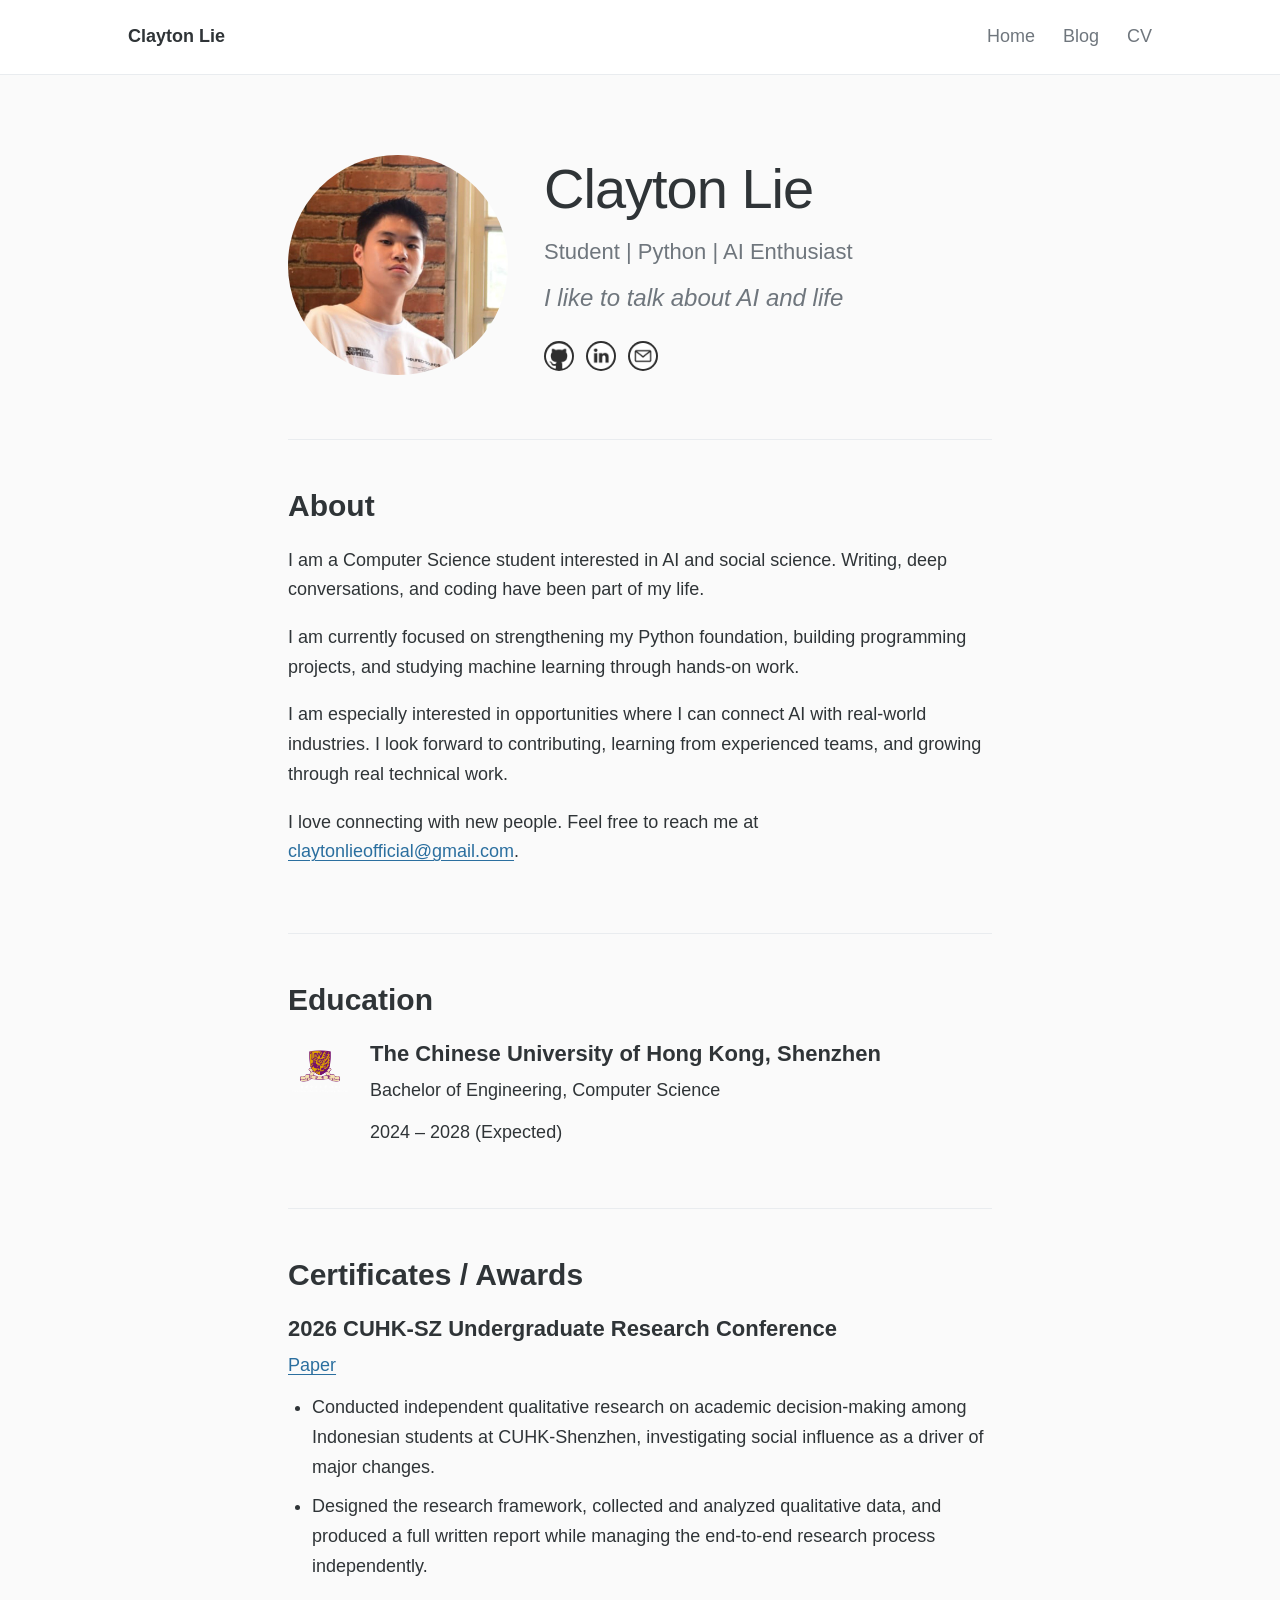
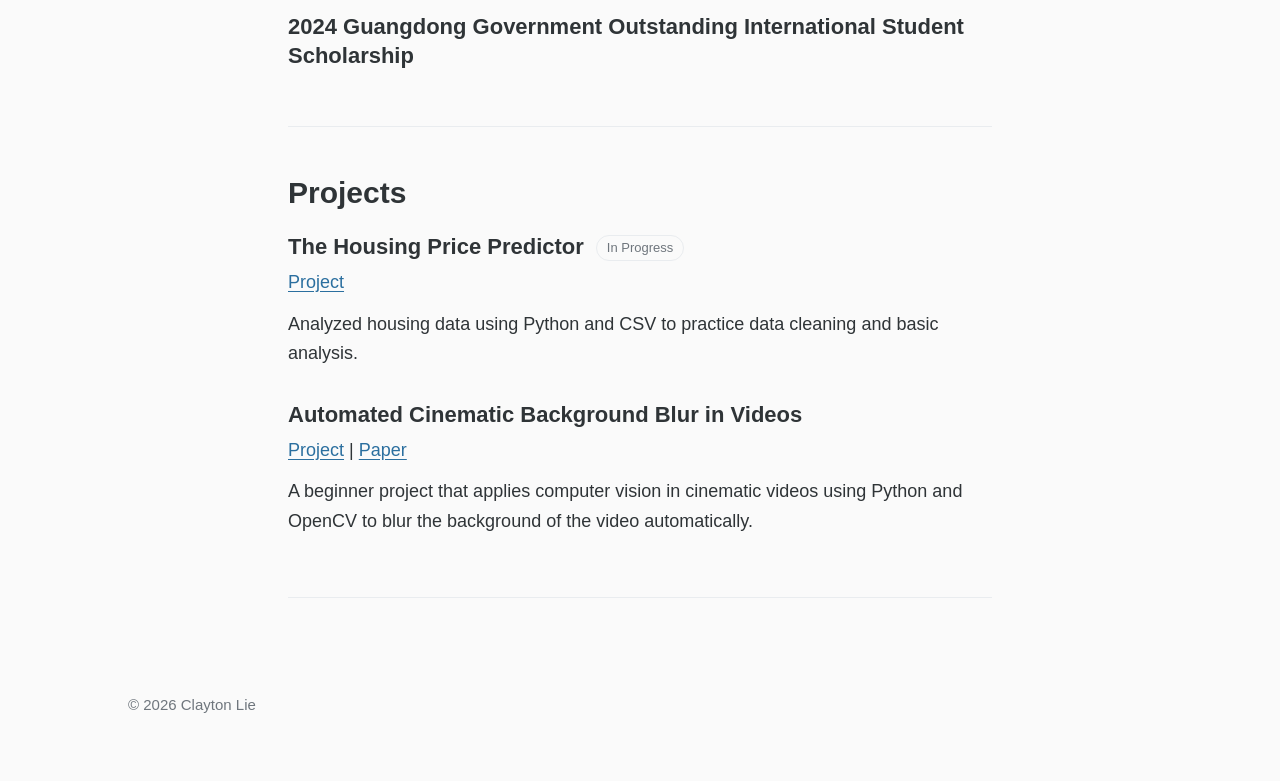
<file: index.html>
<!doctype html>
<html lang="en">
  <head>
    <meta charset="UTF-8" />
    <meta name="viewport" content="width=device-width, initial-scale=1.0" />
    <title>Clayton Lie</title>
    <meta
      name="description"
      content="Clayton Lie — Computer Science student interested in Python, AI, and social science."
    />
    <link rel="stylesheet" href="style.css" />
  </head>
  <body>
    <header class="site-header">
      <nav class="nav">
        <a class="nav-logo" href="index.html">Clayton Lie</a>
        <div class="nav-links">
          <a href="index.html">Home</a>
          <a href="blog.html">Blog</a>
          <a
            href="assets/Clayton_Lie_CV.pdf"
            target="_blank"
            rel="noopener noreferrer"
            >CV</a
          >
        </div>
      </nav>
    </header>

    <main class="container">
      <section class="hero">
        <div class="profile-photo">
          <img src="assets/profile.jpg" alt="Profile photo of Clayton Lie" />
        </div>

        <div class="hero-content">
          <h1>Clayton Lie</h1>
          <p class="title">Student | Python | AI Enthusiast</p>
          <p class="intro">I like to talk about AI and life</p>

          <div class="social-links icon-links">
            <a
              href="https://github.com/nichlay"
              target="_blank"
              rel="noopener noreferrer"
              aria-label="GitHub"
            >
              <img src="assets/icons/github-icon.png" alt="GitHub" />
            </a>

            <a
              href="https://linkedin.com/in/clayton-lie"
              target="_blank"
              rel="noopener noreferrer"
              aria-label="LinkedIn"
            >
              <img src="assets/icons/linkedin-icon.png" alt="LinkedIn" />
            </a>

            <a href="mailto:claytonlieofficial@gmail.com" aria-label="Email">
              <img src="assets/icons/email-icon.png" alt="Email" />
            </a>
          </div>
        </div>
      </section>

      <section class="section">
        <h2>About</h2>
        <p>
          I am a Computer Science student interested in AI and social science.
          Writing, deep conversations, and coding have been part of my life.
        </p>
        <p>
          I am currently focused on strengthening my Python foundation, building
          programming projects, and studying machine learning through hands-on
          work.
        </p>
        <p>
          I am especially interested in opportunities where I can connect AI
          with real-world industries. I look forward to contributing, learning
          from experienced teams, and growing through real technical work.
        </p>
        <p>
          I love connecting with new people. Feel free to reach me at
          <a href="mailto:claytonlieofficial@gmail.com"
            >claytonlieofficial@gmail.com</a
          >.
        </p>
      </section>

      <section class="section">
        <h2>Education</h2>

        <div class="item education-item">
          <img
            class="education-logo"
            src="assets/cuhksz-logo.png"
            alt="CUHK-Shenzhen logo"
          />

          <div>
            <h3>The Chinese University of Hong Kong, Shenzhen</h3>
            <p>Bachelor of Engineering, Computer Science</p>
            <p class="muted">2024 – 2028 (Expected)</p>
          </div>
        </div>
      </section>

      <section class="section">
        <h2>Certificates / Awards</h2>

        <div class="item">
          <h3>2026 CUHK-SZ Undergraduate Research Conference</h3>

          <p class="project-links">
            <a
              href="assets/projects/2026_conf.pdf"
              target="_blank"
              rel="noopener noreferrer"
              >Paper</a
            >
          </p>

          <ul class="description-list">
            <li>
              Conducted independent qualitative research on academic
              decision-making among Indonesian students at CUHK-Shenzhen,
              investigating social influence as a driver of major changes.
            </li>
            <li>
              Designed the research framework, collected and analyzed
              qualitative data, and produced a full written report while
              managing the end-to-end research process independently.
            </li>
          </ul>
        </div>

        <div class="item">
          <h3>
            2024 Guangdong Government Outstanding International Student
            Scholarship
          </h3>
        </div>
      </section>

      <section class="section">
        <h2>Projects</h2>

        <div class="item">
          <div class="item-heading">
            <h3>The Housing Price Predictor</h3>
            <span class="tag">In Progress</span>
          </div>

          <p class="project-links">
            <a
              href="https://github.com/nichlay/housing-price-predictor"
              target="_blank"
              rel="noopener noreferrer"
              >Project</a
            >
          </p>

          <p>
            Analyzed housing data using Python and CSV to practice data cleaning
            and basic analysis.
          </p>
        </div>

        <div class="item">
          <div class="item-heading">
            <h3>Automated Cinematic Background Blur in Videos</h3>
          </div>

          <p class="project-links">
            <a
              href="https://github.com/kaylinnvk/cinematic-blur"
              target="_blank"
              rel="noopener noreferrer"
              >Project</a
            >
            <span>|</span>
            <a
              href="assets/projects/Group_10.pdf"
              target="_blank"
              rel="noopener noreferrer"
              >Paper</a
            >
          </p>

          <p>
            A beginner project that applies computer vision in cinematic videos
            using Python and OpenCV to blur the background of the video automatically.
          </p>
        </div>
      </section>
    </main>

    <footer class="footer">
      <p>© 2026 Clayton Lie</p>
    </footer>
  </body>
</html>
</file>
<file: style.css>
* {
  box-sizing: border-box;
}

:root {
  --text: #2f3437;
  --muted: #6f767d;
  --line: #e9ecef;
  --soft: #f7f8fa;
  --link: #2b6f9f;
}

body {
  margin: 0;
  font-family: -apple-system, BlinkMacSystemFont, "Segoe UI", Roboto, Helvetica, Arial, sans-serif;
  color: var(--text);
  background: #fafafa;
  line-height: 1.65;
  font-size: 18px;
}

a {
  color: var(--link);
  text-decoration: underline;
  text-underline-offset: 3px;
}

a:hover {
  color: #174f75;
}

.nav-logo,
.nav-links a,
.social-links a,
.icon-links a {
  text-decoration: none;
}

.site-header {
  border-bottom: 1px solid var(--line);
  background: #ffffff;
}

.nav {
  max-width: 1080px;
  margin: 0 auto;
  padding: 22px 28px;
  display: flex;
  align-items: center;
  justify-content: space-between;
}

.nav-logo {
  font-weight: 700;
  color: var(--text);
}

.nav-links {
  display: flex;
  gap: 28px;
}

.nav-links a {
  color: var(--muted);
}

.container {
  max-width: 760px;
  margin: 0 auto;
  padding: 56px 28px;
}

.container.narrow {
  max-width: 820px;
}

.hero {
  display: grid;
  grid-template-columns: 220px 1fr;
  gap: 36px;
  align-items: center;
  padding: 24px 0 64px;
  border-bottom: 1px solid var(--line);
}

.profile-photo img {
  width: 220px;
  height: 220px;
  border-radius: 50%;
  object-fit: cover;
  display: block;
  background: var(--soft);
}

.hero h1 {
  margin: 0;
  font-size: 56px;
  line-height: 1.1;
  font-weight: 500;
  letter-spacing: -1px;
}

.title {
  margin: 14px 0 0;
  font-size: 22px;
  color: var(--muted);
}

.intro {
  margin: 8px 0 24px;
  font-size: 24px;
  color: var(--muted);
  font-style: italic;
}

.social-links {
  display: flex;
  flex-wrap: wrap;
  gap: 12px;
}

.social-links a {
  border: 1px solid var(--line);
  color: var(--text);
  padding: 8px 14px;
  border-radius: 999px;
  font-size: 15px;
  background: #ffffff;
}

.social-links a:hover {
  background: var(--soft);
  text-decoration: none;
}

.icon-links a {
  width: 30px;
  height: 30px;
  padding: 0;
  display: inline-flex;
  align-items: center;
  justify-content: center;
  border-radius: 50%;
  background: #2f2f2f;
  border: none;
}

.icon-links a:hover {
  background: #111111;
  text-decoration: none;
}

.icon-links img {
  width: 26px;
  height: 26px;
  object-fit: contain;
  display: block;
  filter: brightness(0) invert(1);
}

.section {
  padding: 48px 0;
  border-bottom: 1px solid var(--line);
}

.first-section {
  padding-top: 0;
}

.section h1,
.section h2 {
  margin: 0 0 22px;
  line-height: 1.2;
}

.section h1 {
  font-size: 42px;
}

.section h2 {
  font-size: 30px;
}

.section p {
  max-width: 820px;
  margin: 0 0 18px;
}

.item {
  margin-bottom: 32px;
}

.item:last-child {
  margin-bottom: 0;
}

.item h3 {
  margin: 0 0 8px;
  font-size: 22px;
  line-height: 1.3;
}

.item p {
  margin-bottom: 12px;
}

.description-list {
  max-width: 820px;
  margin: 8px 0 0;
  padding-left: 24px;
}

.description-list li {
  margin-bottom: 10px;
}

.date {
  color: var(--muted);
}

.item-heading {
  display: flex;
  align-items: center;
  gap: 12px;
  flex-wrap: wrap;
  margin-bottom: 6px;
}

.item-heading h3 {
  margin: 0;
}

.portfolio-links {
  margin: 4px 0 14px;
  color: var(--muted);
}

.portfolio-links a {
  text-decoration: underline;
  text-underline-offset: 3px;
}

.portfolio-links span {
  margin: 0 8px;
  color: var(--muted);
}

.education-item {
  display: flex;
  align-items: flex-start;
  gap: 18px;
}

.education-logo {
  width: 64px;
  height: 64px;
  object-fit: contain;
  flex-shrink: 0;
}

.tag {
  font-size: 13px;
  line-height: 1.2;
  color: var(--muted);
  border: 1px solid var(--line);
  border-radius: 999px;
  padding: 4px 10px;
  white-space: nowrap;
}

.blog-list {
  margin-top: 32px;
}

.blog-card {
  padding: 24px 0;
  border-top: 1px solid var(--line);
}

.blog-card h2 {
  margin: 0 0 8px;
  font-size: 26px;
}

.blog-card p {
  margin: 0 0 12px;
}

code {
  background: var(--soft);
  padding: 2px 6px;
  border-radius: 6px;
  font-size: 0.9em;
}

.footer {
  max-width: 1080px;
  margin: 0 auto;
  padding: 24px 28px 48px;
  color: var(--muted);
  font-size: 15px;
}

@media (max-width: 760px) {
  body {
    font-size: 16px;
  }

  .nav {
    padding: 18px 20px;
  }

  .container {
    padding: 36px 20px;
  }

  .hero {
    grid-template-columns: 1fr;
    gap: 28px;
    text-align: center;
    padding-top: 8px;
  }

  .profile-photo img {
    width: 190px;
    height: 190px;
    margin: 0 auto;
  }

  .hero h1 {
    font-size: 42px;
  }

  .title {
    font-size: 19px;
  }

  .intro {
    font-size: 20px;
  }

  .social-links {
    justify-content: center;
  }

  .section {
    padding: 36px 0;
  }

  .education-item {
  gap: 14px;
  }

  .education-logo {
    width: 52px;
    height: 52px;
  }
}
</file>
